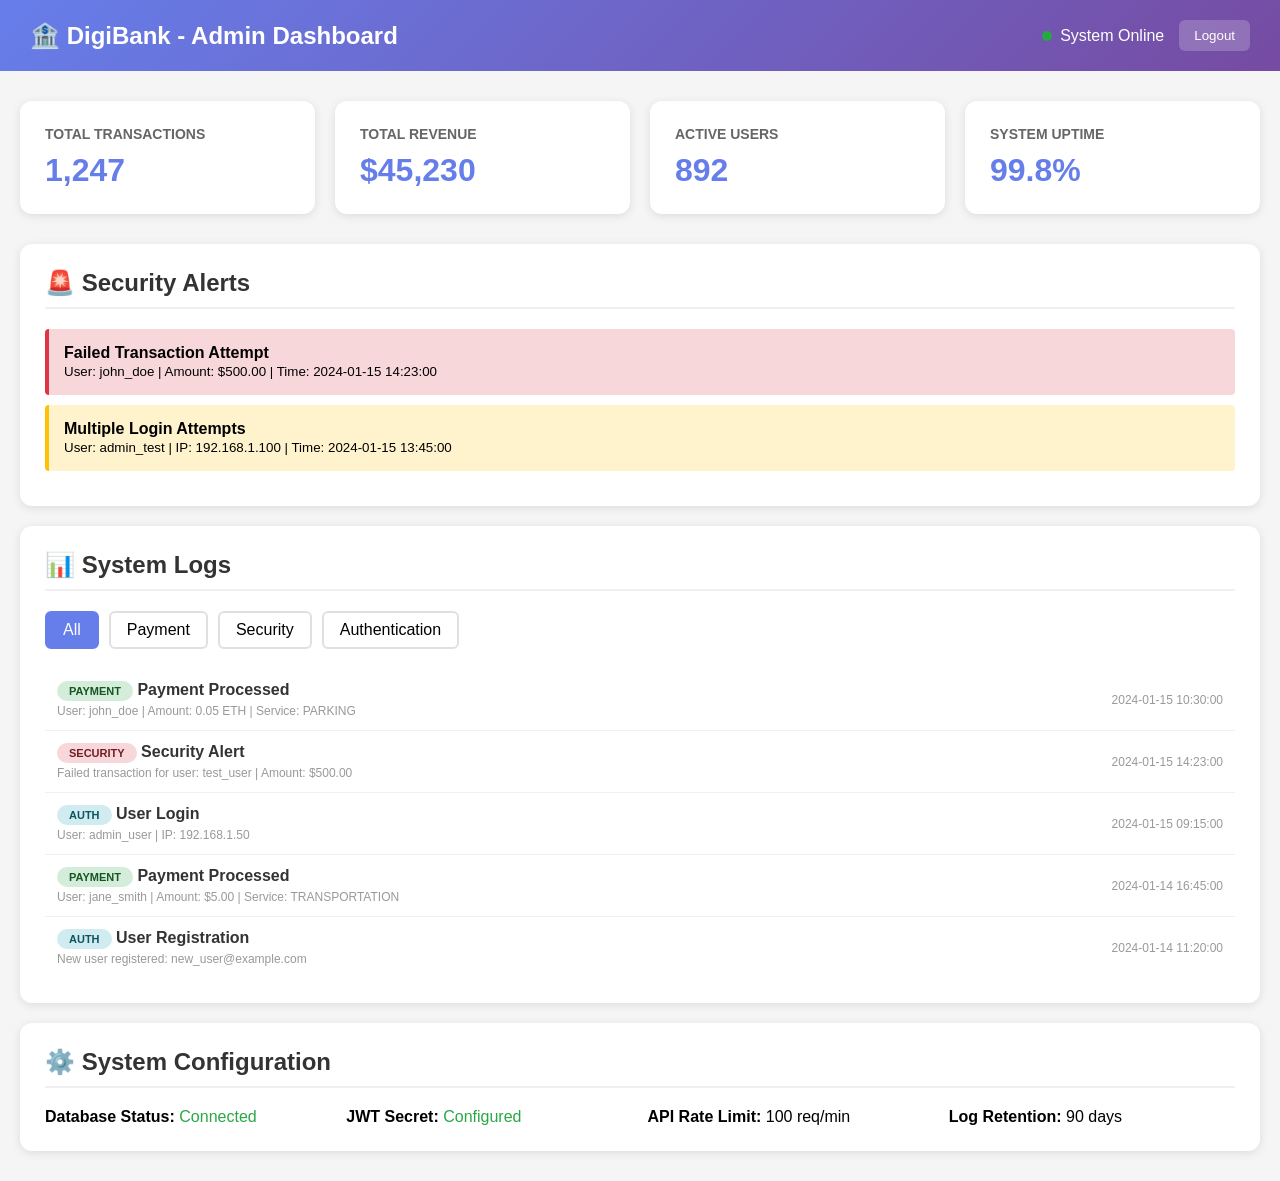
<file: mockups/admin.html>
<!DOCTYPE html>
<html lang="en">
<head>
    <meta charset="UTF-8">
    <meta name="viewport" content="width=device-width, initial-scale=1.0">
    <title>DigiBank - Admin Dashboard</title>
    <style>
        * {
            margin: 0;
            padding: 0;
            box-sizing: border-box;
        }
        body {
            font-family: 'Segoe UI', Tahoma, Geneva, Verdana, sans-serif;
            background: #f5f5f5;
        }
        .header {
            background: linear-gradient(135deg, #667eea 0%, #764ba2 100%);
            color: white;
            padding: 20px 30px;
            display: flex;
            justify-content: space-between;
            align-items: center;
        }
        .header h1 {
            font-size: 24px;
        }
        .container {
            max-width: 1400px;
            margin: 30px auto;
            padding: 0 20px;
        }
        .metrics-grid {
            display: grid;
            grid-template-columns: repeat(auto-fit, minmax(250px, 1fr));
            gap: 20px;
            margin-bottom: 30px;
        }
        .metric-card {
            background: white;
            border-radius: 12px;
            padding: 25px;
            box-shadow: 0 2px 10px rgba(0,0,0,0.1);
        }
        .metric-card h3 {
            color: #666;
            font-size: 14px;
            margin-bottom: 10px;
            text-transform: uppercase;
        }
        .metric-card .value {
            font-size: 32px;
            font-weight: bold;
            color: #667eea;
        }
        .section {
            background: white;
            border-radius: 12px;
            padding: 25px;
            box-shadow: 0 2px 10px rgba(0,0,0,0.1);
            margin-bottom: 20px;
        }
        .section h2 {
            margin-bottom: 20px;
            color: #333;
            border-bottom: 2px solid #f0f0f0;
            padding-bottom: 10px;
        }
        .log-item {
            padding: 12px;
            border-bottom: 1px solid #f0f0f0;
            display: flex;
            justify-content: space-between;
            align-items: center;
        }
        .log-item:last-child {
            border-bottom: none;
        }
        .log-info {
            flex: 1;
        }
        .log-type {
            font-weight: 600;
            color: #333;
            margin-bottom: 5px;
        }
        .log-details {
            font-size: 12px;
            color: #999;
        }
        .log-time {
            font-size: 12px;
            color: #999;
        }
        .badge {
            padding: 4px 12px;
            border-radius: 12px;
            font-size: 11px;
            font-weight: 600;
        }
        .badge-payment {
            background: #d4edda;
            color: #155724;
        }
        .badge-security {
            background: #f8d7da;
            color: #721c24;
        }
        .badge-auth {
            background: #d1ecf1;
            color: #0c5460;
        }
        .filter-tabs {
            display: flex;
            gap: 10px;
            margin-bottom: 20px;
        }
        .filter-tab {
            padding: 8px 16px;
            border: 2px solid #e0e0e0;
            border-radius: 6px;
            background: white;
            cursor: pointer;
            transition: all 0.3s;
        }
        .filter-tab.active {
            background: #667eea;
            color: white;
            border-color: #667eea;
        }
        .status-indicator {
            display: inline-block;
            width: 10px;
            height: 10px;
            border-radius: 50%;
            margin-right: 8px;
        }
        .status-online {
            background: #28a745;
        }
        .alert-item {
            padding: 15px;
            background: #fff3cd;
            border-left: 4px solid #ffc107;
            border-radius: 4px;
            margin-bottom: 10px;
        }
        .alert-item.critical {
            background: #f8d7da;
            border-left-color: #dc3545;
        }
    </style>
</head>
<body>
    <div class="header">
        <h1>🏦 DigiBank - Admin Dashboard</h1>
        <div style="display: flex; align-items: center; gap: 15px;">
            <span><span class="status-indicator status-online"></span>System Online</span>
            <button style="background: rgba(255,255,255,0.2); border: none; color: white; padding: 8px 15px; border-radius: 6px; cursor: pointer;">Logout</button>
        </div>
    </div>

    <div class="container">
        <div class="metrics-grid">
            <div class="metric-card">
                <h3>Total Transactions</h3>
                <div class="value">1,247</div>
            </div>
            <div class="metric-card">
                <h3>Total Revenue</h3>
                <div class="value">$45,230</div>
            </div>
            <div class="metric-card">
                <h3>Active Users</h3>
                <div class="value">892</div>
            </div>
            <div class="metric-card">
                <h3>System Uptime</h3>
                <div class="value">99.8%</div>
            </div>
        </div>

        <div class="section">
            <h2>🚨 Security Alerts</h2>
            <div class="alert-item critical">
                <strong>Failed Transaction Attempt</strong><br>
                <small>User: john_doe | Amount: $500.00 | Time: 2024-01-15 14:23:00</small>
            </div>
            <div class="alert-item">
                <strong>Multiple Login Attempts</strong><br>
                <small>User: admin_test | IP: 192.168.1.100 | Time: 2024-01-15 13:45:00</small>
            </div>
        </div>

        <div class="section">
            <h2>📊 System Logs</h2>
            <div class="filter-tabs">
                <div class="filter-tab active">All</div>
                <div class="filter-tab">Payment</div>
                <div class="filter-tab">Security</div>
                <div class="filter-tab">Authentication</div>
            </div>
            <div style="max-height: 400px; overflow-y: auto;">
                <div class="log-item">
                    <div class="log-info">
                        <div class="log-type">
                            <span class="badge badge-payment">PAYMENT</span> Payment Processed
                        </div>
                        <div class="log-details">User: john_doe | Amount: 0.05 ETH | Service: PARKING</div>
                    </div>
                    <div class="log-time">2024-01-15 10:30:00</div>
                </div>
                <div class="log-item">
                    <div class="log-info">
                        <div class="log-type">
                            <span class="badge badge-security">SECURITY</span> Security Alert
                        </div>
                        <div class="log-details">Failed transaction for user: test_user | Amount: $500.00</div>
                    </div>
                    <div class="log-time">2024-01-15 14:23:00</div>
                </div>
                <div class="log-item">
                    <div class="log-info">
                        <div class="log-type">
                            <span class="badge badge-auth">AUTH</span> User Login
                        </div>
                        <div class="log-details">User: admin_user | IP: 192.168.1.50</div>
                    </div>
                    <div class="log-time">2024-01-15 09:15:00</div>
                </div>
                <div class="log-item">
                    <div class="log-info">
                        <div class="log-type">
                            <span class="badge badge-payment">PAYMENT</span> Payment Processed
                        </div>
                        <div class="log-details">User: jane_smith | Amount: $5.00 | Service: TRANSPORTATION</div>
                    </div>
                    <div class="log-time">2024-01-14 16:45:00</div>
                </div>
                <div class="log-item">
                    <div class="log-info">
                        <div class="log-type">
                            <span class="badge badge-auth">AUTH</span> User Registration
                        </div>
                        <div class="log-details">New user registered: new_user@example.com</div>
                    </div>
                    <div class="log-time">2024-01-14 11:20:00</div>
                </div>
            </div>
        </div>

        <div class="section">
            <h2>⚙️ System Configuration</h2>
            <div style="display: grid; grid-template-columns: repeat(auto-fit, minmax(200px, 1fr)); gap: 15px;">
                <div>
                    <strong>Database Status:</strong> <span style="color: #28a745;">Connected</span>
                </div>
                <div>
                    <strong>JWT Secret:</strong> <span style="color: #28a745;">Configured</span>
                </div>
                <div>
                    <strong>API Rate Limit:</strong> 100 req/min
                </div>
                <div>
                    <strong>Log Retention:</strong> 90 days
                </div>
            </div>
        </div>
    </div>

    <script>
        document.querySelectorAll('.filter-tab').forEach(tab => {
            tab.addEventListener('click', function() {
                document.querySelectorAll('.filter-tab').forEach(t => t.classList.remove('active'));
                this.classList.add('active');
            });
        });
    </script>
</body>
</html>
</file>
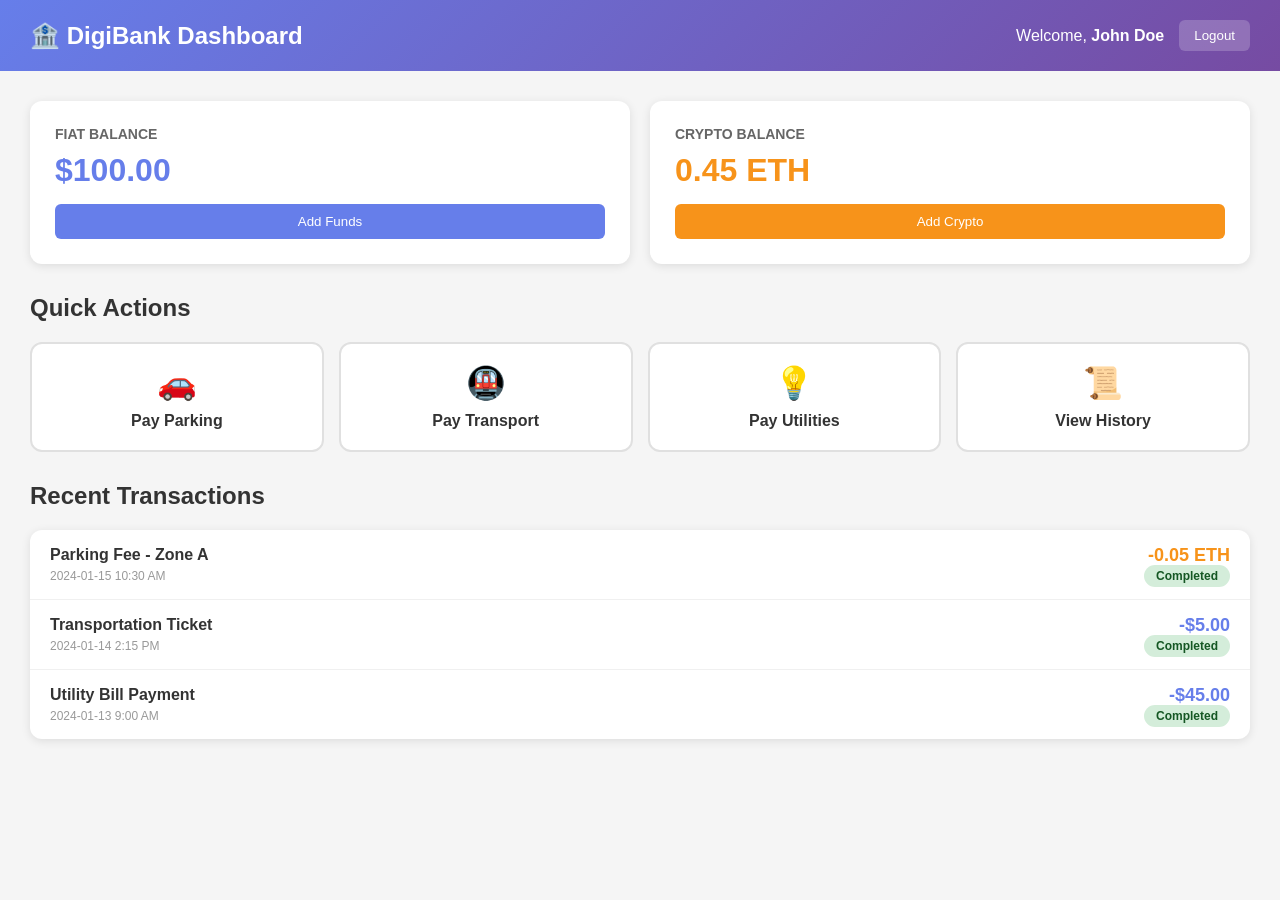
<file: mockups/dashboard.html>
<!DOCTYPE html>
<html lang="en">
<head>
    <meta charset="UTF-8">
    <meta name="viewport" content="width=device-width, initial-scale=1.0">
    <title>DigiBank - Dashboard</title>
    <style>
        * {
            margin: 0;
            padding: 0;
            box-sizing: border-box;
        }
        body {
            font-family: 'Segoe UI', Tahoma, Geneva, Verdana, sans-serif;
            background: #f5f5f5;
        }
        .header {
            background: linear-gradient(135deg, #667eea 0%, #764ba2 100%);
            color: white;
            padding: 20px 30px;
            display: flex;
            justify-content: space-between;
            align-items: center;
        }
        .header h1 {
            font-size: 24px;
        }
        .user-info {
            display: flex;
            align-items: center;
            gap: 15px;
        }
        .balance-cards {
            display: grid;
            grid-template-columns: repeat(auto-fit, minmax(250px, 1fr));
            gap: 20px;
            padding: 30px;
        }
        .card {
            background: white;
            border-radius: 12px;
            padding: 25px;
            box-shadow: 0 2px 10px rgba(0,0,0,0.1);
        }
        .card h3 {
            color: #666;
            font-size: 14px;
            margin-bottom: 10px;
            text-transform: uppercase;
        }
        .card .amount {
            font-size: 32px;
            font-weight: bold;
            color: #333;
            margin-bottom: 15px;
        }
        .card.fiat .amount {
            color: #667eea;
        }
        .card.crypto .amount {
            color: #f7931a;
        }
        .quick-actions {
            padding: 0 30px 30px;
        }
        .quick-actions h2 {
            margin-bottom: 20px;
            color: #333;
        }
        .action-buttons {
            display: grid;
            grid-template-columns: repeat(auto-fit, minmax(200px, 1fr));
            gap: 15px;
        }
        .action-btn {
            background: white;
            border: 2px solid #e0e0e0;
            border-radius: 12px;
            padding: 20px;
            text-align: center;
            cursor: pointer;
            transition: all 0.3s;
        }
        .action-btn:hover {
            border-color: #667eea;
            transform: translateY(-2px);
            box-shadow: 0 4px 12px rgba(102, 126, 234, 0.2);
        }
        .action-btn .icon {
            font-size: 32px;
            margin-bottom: 10px;
        }
        .action-btn .label {
            font-weight: 600;
            color: #333;
        }
        .recent-transactions {
            padding: 0 30px 30px;
        }
        .recent-transactions h2 {
            margin-bottom: 20px;
            color: #333;
        }
        .transaction-list {
            background: white;
            border-radius: 12px;
            overflow: hidden;
            box-shadow: 0 2px 10px rgba(0,0,0,0.1);
        }
        .transaction-item {
            padding: 15px 20px;
            border-bottom: 1px solid #f0f0f0;
            display: flex;
            justify-content: space-between;
            align-items: center;
        }
        .transaction-item:last-child {
            border-bottom: none;
        }
        .transaction-info {
            flex: 1;
        }
        .transaction-type {
            font-weight: 600;
            color: #333;
            margin-bottom: 5px;
        }
        .transaction-date {
            font-size: 12px;
            color: #999;
        }
        .transaction-amount {
            font-weight: bold;
            font-size: 18px;
        }
        .status-badge {
            padding: 4px 12px;
            border-radius: 12px;
            font-size: 12px;
            font-weight: 600;
        }
        .status-completed {
            background: #d4edda;
            color: #155724;
        }
    </style>
</head>
<body>
    <div class="header">
        <h1>🏦 DigiBank Dashboard</h1>
        <div class="user-info">
            <span>Welcome, <strong>John Doe</strong></span>
            <button style="background: rgba(255,255,255,0.2); border: none; color: white; padding: 8px 15px; border-radius: 6px; cursor: pointer;">Logout</button>
        </div>
    </div>

    <div class="balance-cards">
        <div class="card fiat">
            <h3>Fiat Balance</h3>
            <div class="amount">$100.00</div>
            <button style="background: #667eea; color: white; border: none; padding: 10px 20px; border-radius: 6px; cursor: pointer; width: 100%;">Add Funds</button>
        </div>
        <div class="card crypto">
            <h3>Crypto Balance</h3>
            <div class="amount">0.45 ETH</div>
            <button style="background: #f7931a; color: white; border: none; padding: 10px 20px; border-radius: 6px; cursor: pointer; width: 100%;">Add Crypto</button>
        </div>
    </div>

    <div class="quick-actions">
        <h2>Quick Actions</h2>
        <div class="action-buttons">
            <div class="action-btn">
                <div class="icon">🚗</div>
                <div class="label">Pay Parking</div>
            </div>
            <div class="action-btn">
                <div class="icon">🚇</div>
                <div class="label">Pay Transport</div>
            </div>
            <div class="action-btn">
                <div class="icon">💡</div>
                <div class="label">Pay Utilities</div>
            </div>
            <div class="action-btn">
                <div class="icon">📜</div>
                <div class="label">View History</div>
            </div>
        </div>
    </div>

    <div class="recent-transactions">
        <h2>Recent Transactions</h2>
        <div class="transaction-list">
            <div class="transaction-item">
                <div class="transaction-info">
                    <div class="transaction-type">Parking Fee - Zone A</div>
                    <div class="transaction-date">2024-01-15 10:30 AM</div>
                </div>
                <div style="text-align: right;">
                    <div class="transaction-amount" style="color: #f7931a;">-0.05 ETH</div>
                    <span class="status-badge status-completed">Completed</span>
                </div>
            </div>
            <div class="transaction-item">
                <div class="transaction-info">
                    <div class="transaction-type">Transportation Ticket</div>
                    <div class="transaction-date">2024-01-14 2:15 PM</div>
                </div>
                <div style="text-align: right;">
                    <div class="transaction-amount" style="color: #667eea;">-$5.00</div>
                    <span class="status-badge status-completed">Completed</span>
                </div>
            </div>
            <div class="transaction-item">
                <div class="transaction-info">
                    <div class="transaction-type">Utility Bill Payment</div>
                    <div class="transaction-date">2024-01-13 9:00 AM</div>
                </div>
                <div style="text-align: right;">
                    <div class="transaction-amount" style="color: #667eea;">-$45.00</div>
                    <span class="status-badge status-completed">Completed</span>
                </div>
            </div>
        </div>
    </div>
</body>
</html>
</file>
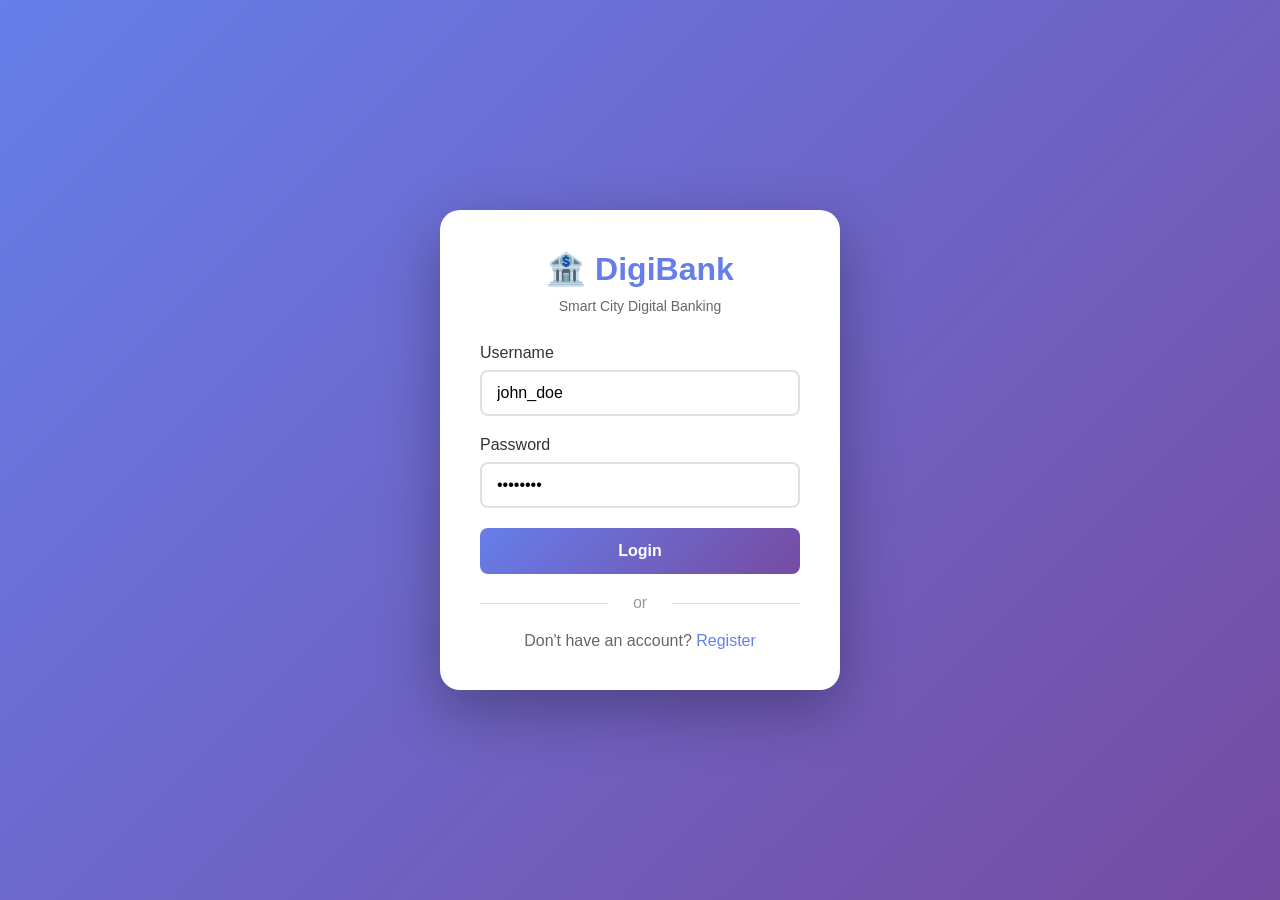
<file: mockups/login.html>
<!DOCTYPE html>
<html lang="en">
<head>
    <meta charset="UTF-8">
    <meta name="viewport" content="width=device-width, initial-scale=1.0">
    <title>DigiBank - Login</title>
    <style>
        * {
            margin: 0;
            padding: 0;
            box-sizing: border-box;
        }
        body {
            font-family: 'Segoe UI', Tahoma, Geneva, Verdana, sans-serif;
            background: linear-gradient(135deg, #667eea 0%, #764ba2 100%);
            display: flex;
            justify-content: center;
            align-items: center;
            min-height: 100vh;
            padding: 20px;
        }
        .container {
            background: white;
            border-radius: 20px;
            box-shadow: 0 20px 60px rgba(0,0,0,0.3);
            padding: 40px;
            width: 100%;
            max-width: 400px;
        }
        .logo {
            text-align: center;
            margin-bottom: 30px;
        }
        .logo h1 {
            color: #667eea;
            font-size: 32px;
            margin-bottom: 10px;
        }
        .logo p {
            color: #666;
            font-size: 14px;
        }
        .form-group {
            margin-bottom: 20px;
        }
        label {
            display: block;
            margin-bottom: 8px;
            color: #333;
            font-weight: 500;
        }
        input {
            width: 100%;
            padding: 12px 15px;
            border: 2px solid #e0e0e0;
            border-radius: 8px;
            font-size: 16px;
            transition: border-color 0.3s;
        }
        input:focus {
            outline: none;
            border-color: #667eea;
        }
        .btn {
            width: 100%;
            padding: 14px;
            background: linear-gradient(135deg, #667eea 0%, #764ba2 100%);
            color: white;
            border: none;
            border-radius: 8px;
            font-size: 16px;
            font-weight: 600;
            cursor: pointer;
            transition: transform 0.2s;
        }
        .btn:hover {
            transform: translateY(-2px);
        }
        .register-link {
            text-align: center;
            margin-top: 20px;
            color: #666;
        }
        .register-link a {
            color: #667eea;
            text-decoration: none;
            font-weight: 500;
        }
        .divider {
            text-align: center;
            margin: 20px 0;
            color: #999;
            position: relative;
        }
        .divider::before,
        .divider::after {
            content: '';
            position: absolute;
            top: 50%;
            width: 40%;
            height: 1px;
            background: #e0e0e0;
        }
        .divider::before {
            left: 0;
        }
        .divider::after {
            right: 0;
        }
    </style>
</head>
<body>
    <div class="container">
        <div class="logo">
            <h1>🏦 DigiBank</h1>
            <p>Smart City Digital Banking</p>
        </div>
        <form>
            <div class="form-group">
                <label for="username">Username</label>
                <input type="text" id="username" placeholder="Enter your username" value="john_doe">
            </div>
            <div class="form-group">
                <label for="password">Password</label>
                <input type="password" id="password" placeholder="Enter your password" value="••••••••">
            </div>
            <button type="submit" class="btn">Login</button>
            <div class="divider">or</div>
            <div class="register-link">
                Don't have an account? <a href="#">Register</a>
            </div>
        </form>
    </div>
</body>
</html>
</file>
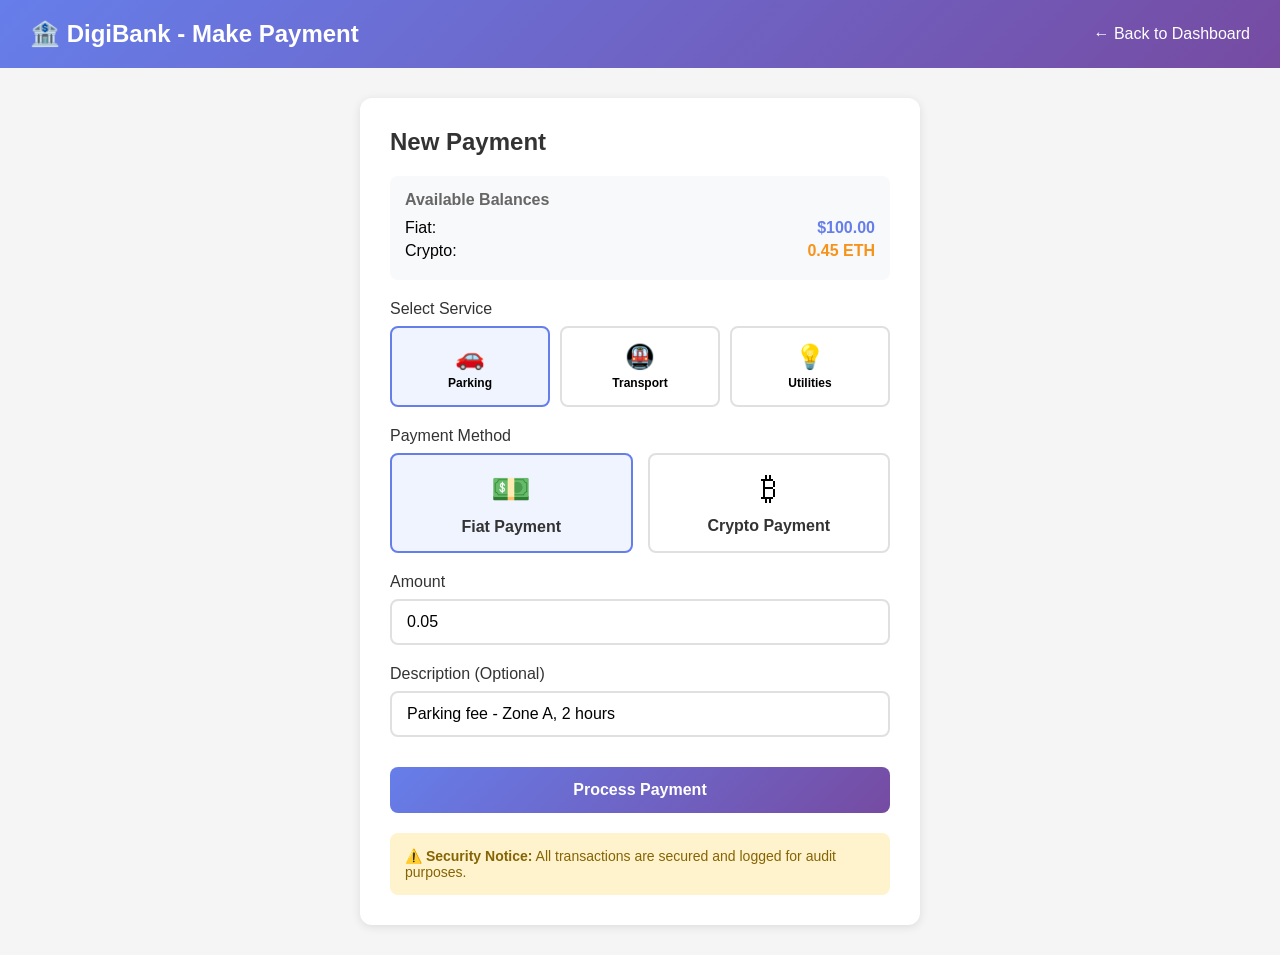
<file: mockups/payment.html>
<!DOCTYPE html>
<html lang="en">
<head>
    <meta charset="UTF-8">
    <meta name="viewport" content="width=device-width, initial-scale=1.0">
    <title>DigiBank - Make Payment</title>
    <style>
        * {
            margin: 0;
            padding: 0;
            box-sizing: border-box;
        }
        body {
            font-family: 'Segoe UI', Tahoma, Geneva, Verdana, sans-serif;
            background: #f5f5f5;
        }
        .header {
            background: linear-gradient(135deg, #667eea 0%, #764ba2 100%);
            color: white;
            padding: 20px 30px;
            display: flex;
            justify-content: space-between;
            align-items: center;
        }
        .header h1 {
            font-size: 24px;
        }
        .container {
            max-width: 600px;
            margin: 30px auto;
            padding: 0 20px;
        }
        .card {
            background: white;
            border-radius: 12px;
            padding: 30px;
            box-shadow: 0 2px 10px rgba(0,0,0,0.1);
        }
        .form-group {
            margin-bottom: 20px;
        }
        label {
            display: block;
            margin-bottom: 8px;
            color: #333;
            font-weight: 500;
        }
        select, input {
            width: 100%;
            padding: 12px 15px;
            border: 2px solid #e0e0e0;
            border-radius: 8px;
            font-size: 16px;
            transition: border-color 0.3s;
        }
        select:focus, input:focus {
            outline: none;
            border-color: #667eea;
        }
        .payment-type-selector {
            display: grid;
            grid-template-columns: 1fr 1fr;
            gap: 15px;
            margin-bottom: 20px;
        }
        .payment-option {
            border: 2px solid #e0e0e0;
            border-radius: 8px;
            padding: 15px;
            text-align: center;
            cursor: pointer;
            transition: all 0.3s;
        }
        .payment-option:hover {
            border-color: #667eea;
        }
        .payment-option.selected {
            border-color: #667eea;
            background: #f0f4ff;
        }
        .payment-option .icon {
            font-size: 32px;
            margin-bottom: 10px;
        }
        .payment-option .label {
            font-weight: 600;
            color: #333;
        }
        .crypto-network {
            display: none;
        }
        .crypto-network.show {
            display: block;
        }
        .btn {
            width: 100%;
            padding: 14px;
            background: linear-gradient(135deg, #667eea 0%, #764ba2 100%);
            color: white;
            border: none;
            border-radius: 8px;
            font-size: 16px;
            font-weight: 600;
            cursor: pointer;
            transition: transform 0.2s;
            margin-top: 10px;
        }
        .btn:hover {
            transform: translateY(-2px);
        }
        .balance-info {
            background: #f8f9fa;
            border-radius: 8px;
            padding: 15px;
            margin-bottom: 20px;
        }
        .balance-info h4 {
            margin-bottom: 10px;
            color: #666;
        }
        .balance-item {
            display: flex;
            justify-content: space-between;
            margin-bottom: 5px;
        }
        .service-icons {
            display: grid;
            grid-template-columns: repeat(3, 1fr);
            gap: 10px;
            margin-bottom: 20px;
        }
        .service-icon {
            border: 2px solid #e0e0e0;
            border-radius: 8px;
            padding: 15px;
            text-align: center;
            cursor: pointer;
            transition: all 0.3s;
        }
        .service-icon:hover {
            border-color: #667eea;
        }
        .service-icon.selected {
            border-color: #667eea;
            background: #f0f4ff;
        }
    </style>
</head>
<body>
    <div class="header">
        <h1>🏦 DigiBank - Make Payment</h1>
        <a href="dashboard.html" style="color: white; text-decoration: none;">← Back to Dashboard</a>
    </div>

    <div class="container">
        <div class="card">
            <h2 style="margin-bottom: 20px; color: #333;">New Payment</h2>

            <div class="balance-info">
                <h4>Available Balances</h4>
                <div class="balance-item">
                    <span>Fiat:</span>
                    <strong style="color: #667eea;">$100.00</strong>
                </div>
                <div class="balance-item">
                    <span>Crypto:</span>
                    <strong style="color: #f7931a;">0.45 ETH</strong>
                </div>
            </div>

            <div class="form-group">
                <label>Select Service</label>
                <div class="service-icons">
                    <div class="service-icon selected">
                        <div style="font-size: 24px; margin-bottom: 5px;">🚗</div>
                        <div style="font-size: 12px; font-weight: 600;">Parking</div>
                    </div>
                    <div class="service-icon">
                        <div style="font-size: 24px; margin-bottom: 5px;">🚇</div>
                        <div style="font-size: 12px; font-weight: 600;">Transport</div>
                    </div>
                    <div class="service-icon">
                        <div style="font-size: 24px; margin-bottom: 5px;">💡</div>
                        <div style="font-size: 12px; font-weight: 600;">Utilities</div>
                    </div>
                </div>
            </div>

            <div class="form-group">
                <label>Payment Method</label>
                <div class="payment-type-selector">
                    <div class="payment-option selected" data-type="fiat">
                        <div class="icon">💵</div>
                        <div class="label">Fiat Payment</div>
                    </div>
                    <div class="payment-option" data-type="crypto">
                        <div class="icon">₿</div>
                        <div class="label">Crypto Payment</div>
                    </div>
                </div>
            </div>

            <div class="form-group crypto-network">
                <label for="cryptoNetwork">Crypto Network</label>
                <select id="cryptoNetwork">
                    <option value="ETH">Ethereum (ETH)</option>
                    <option value="BTC">Bitcoin (BTC)</option>
                    <option value="MATIC">Polygon (MATIC)</option>
                </select>
            </div>

            <div class="form-group">
                <label for="amount">Amount</label>
                <input type="number" id="amount" placeholder="0.00" step="0.01" value="0.05">
            </div>

            <div class="form-group">
                <label for="description">Description (Optional)</label>
                <input type="text" id="description" placeholder="Parking fee - Zone A, 2 hours" value="Parking fee - Zone A, 2 hours">
            </div>

            <button class="btn">Process Payment</button>

            <div style="margin-top: 20px; padding: 15px; background: #fff3cd; border-radius: 8px; font-size: 14px; color: #856404;">
                ⚠️ <strong>Security Notice:</strong> All transactions are secured and logged for audit purposes.
            </div>
        </div>
    </div>

    <script>
        document.querySelectorAll('.payment-option').forEach(option => {
            option.addEventListener('click', function() {
                document.querySelectorAll('.payment-option').forEach(o => o.classList.remove('selected'));
                this.classList.add('selected');
                const isCrypto = this.dataset.type === 'crypto';
                document.querySelector('.crypto-network').classList.toggle('show', isCrypto);
            });
        });

        document.querySelectorAll('.service-icon').forEach(icon => {
            icon.addEventListener('click', function() {
                document.querySelectorAll('.service-icon').forEach(i => i.classList.remove('selected'));
                this.classList.add('selected');
            });
        });
    </script>
</body>
</html>
</file>
